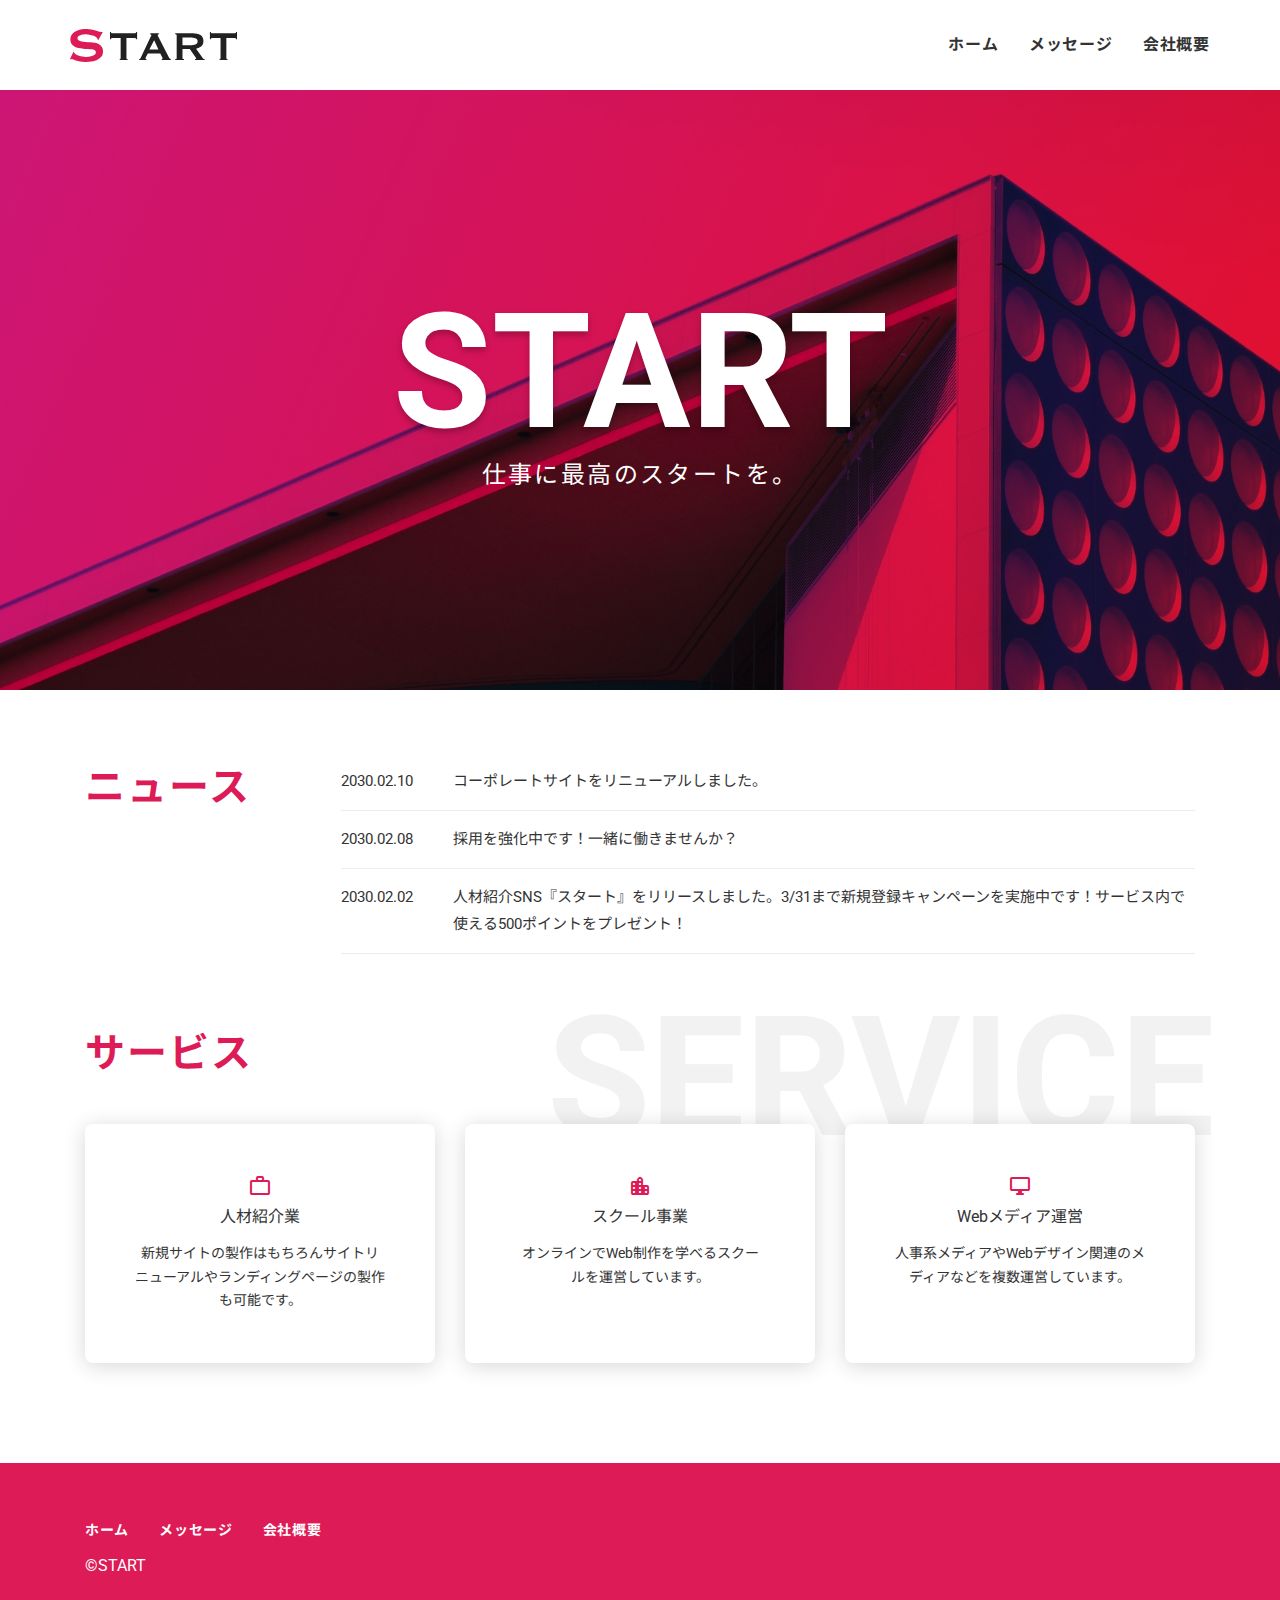
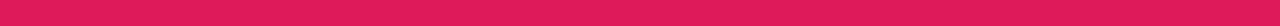
<file: index.html>
<!DOCTYPE html>
<html lang="ja">
    <head>
        <meta charset="UTF-8">
        <title>START</title>
        <meta name="discripption" content="株式会社STARTは、幸せにつながるお仕事を紹介する人材紹介会社です。人材紹介サービス『スタート』や人材紹介SNS『ゴール』を運営し、またWebデザインを学べるスクール『Webの学校』を開講しています。">
        <meta name="viewport" content="width=device-width, initial-scale=1">
        <link rel="preconnect" href="https://fonts.googleapis.com">
        <link rel="preconnect" href="https://fonts.gstatic.com" crossorigin>
        <link href="https://fonts.googleapis.com/css2?family=Noto+Sans+JP:wght@500;700&family=Roboto:wght@400;700&display=swap" rel="stylesheet">
        <link rel="icon" type="img/png" href="icon-192x192.png">
        <link rel="apple-touch-icon" type="img/png" href="apple-touch-icon-180x180.png">
        <link rel="icon" href="fovicon.ico">
        <link href="css/destyle.css" rel="stylesheet">
        <link href="style.css" rel="stylesheet">
        <link rel="stylesheet" href="https://fonts.googleapis.com/css2?family=Material+Symbols+Rounded:opsz,wght,FILL,GRAD@20..48,100..700,0..1,-50..200" />
        <link rel="stylesheet" href="https://fonts.googleapis.com/css2?family=Material+Symbols+Rounded:opsz,wght,FILL,GRAD@20..48,100..700,0..1,-50..200" />
        <link rel="stylesheet" href="https://fonts.googleapis.com/css2?family=Material+Symbols+Rounded:opsz,wght,FILL,GRAD@20..48,100..700,0..1,-50..200" />
    </head>
    <body>
        <div class="wrapper">
            <header class="header">
                <div class="header__logo">
                    <img src="img/logo.svg" alt="START">
                </div>
                <div class="header__nav">
                    <nav class="gnav">
                        <ul class="gnav__list">
                            <li class="gnav__item">
                                <a class="gnav__link gnav__link--active" href="#">ホーム</a>
                            </li>
                            <li class="gnav__item">
                                <a class="gnav__link gnav__link--active" href="#">メッセージ</a>
                            </li>
                            <li class="gnav__item">
                                <a class="gnav__link gnav__link--active" href="#">会社概要</a>
                            </li>
                        </ul>
                    </nav>
                    <button type="button" id="js-btn-menu" class="btn-menu">
                        <span class="btn-menu__line"></span>
                    </button>
                </div>
            </header>
            <div class="mv">
                <div class="mv__textArea">
                    <h2 class="mv__title">START</h2>
                    <div class="mv__subtitle">仕事に最高のスタートを。</div>
                </div>
            </div>
            <main class="content">
               <section class="news">
                　<div class="container">
                    <div class="news__inner">
                        <div class="news__heading">
                            <h2 class="heading-primary">ニュース</h2> 
                        </div>
                        <div class="news__body">
                            <div class="news-list">
                                <ul class="news-list__list">
                                    <li class="news-list__item">
                                        <a href="#" class="news-list__link">
                                            <div class="news-list__date">
                                                <time datetime="2020-02-10" class="news__date">
                                                2030.02.10
                                                </time>
                                            </div>
                                            <div class="news-list__title">
                                            コーポレートサイトをリニューアルしました。
                                            </div>
                                        </a>
                                    </li>
                                    <li class="news-list__item">
                                        <a href="#" class="news-list__link">
                                            <div class="news-list__date">
                                               <time datetime="2020-02-08" class="news__date">
                                               2030.02.08
                                               </time>
                                            </div>
                                            <div class="news-list__title">
                                            採用を強化中です！一緒に働きませんか？
                                            </div>
                                        </a>
                                    </li>
                                    <li class="news-list__item">
                                        <a class="news-list__link">
                                            <div class="news-list__date">
                                               <time datetime="2020-02-02" class="news__date">
                                               2030.02.02
                                               </time>
                                            </div>
                                            <div class="news-list__title">
                                             人材紹介SNS『スタート』をリリースしました。3/31まで新規登録キャンペーンを実施中です！サービス内で使える500ポイントをプレゼント！
                                            </div>
                                        </a>
                                    </li>
                                </ul>
                            </div>
                        </div>
                    </div>
                  </div>
                </section>
                <section class="service">
                    <div class="container">
                        <div class="service__heading">
                            <h2 class="heading-primary">サービス</h2>
                        </div>
                        <div class="service__body">
                            <div class="service-list">
                                <div class="service-list__item">
                                    <figure class="service-list__img-wrapper">
                                        <span class="service-list__img material-symbols-rounded">work</span>
                                    </figure>
                                    <div class="service-list__body">
                                        <div class="service-list__title">人材紹介業</div>
                                        <p class="service-list__text">新規サイトの製作はもちろんサイトリニューアルやランディングページの製作も可能です。</p>
                                    </div>
                                </div>
                                <div class="service-list__item">
                                    <figure class="service-list__img-wrapper">
                                        <span class="service-list__img material-symbols-rounded">location_city</span>
                                    </figure>
                                    <div class="service-list__body">
                                        <div class="service-list__title">スクール事業</div>
                                        <p class="service-list__text">オンラインでWeb制作を学べるスクールを運営しています。</p>
                                    </div>
                                </div>
                                <div class="service-list__item">
                                    <figure class="service-list__img-wrapper">
                                        <span class="service-list__img material-symbols-rounded" class="service-list__img">desktop_windows</span>
                                    </figure>
                                    <div class="service-list__body">
                                        <div class="service-list__title">Webメディア運営</div>
                                        <p class="service-list__text">人事系メディアやWebデザイン関連のメディアなどを複数運営しています。</p>
                                    </div>
                                </div>
                            </div>
                        </div>
                    </div>
                </section>
            </main>
            <footer class="footer">
                <div class="container">
                    <nav class="footer-nav">
                        <ul class="footer-nav__list">
                            <li class="footer-nav__item">
                                <a href="#" class="footer-nav__link">ホーム</a>
                            </li>
                            <li class="footer-nav__item">
                                <a href="#" class="footer-nav__link">メッセージ</a>
                            </li>
                            <li class="footer-nav__item">
                                <a href="#" class="footer-nav__link">会社概要</a>
                            </li>
                        </ul>
                    </nav>
                    <div class="footer__copyright">©START</div>
                </div>
            </footer>
        </div>    
    <script src="https://code.jquery.com/jquery-3.6.2.min.js" integrity="sha256-2krYZKh//PcchRtd+H+VyyQoZ/e3EcrkxhM8ycwASPA=" crossorigin="anonymous"></script>
    <script src="js/script.js"></script>
    </body>
</html>
</file>
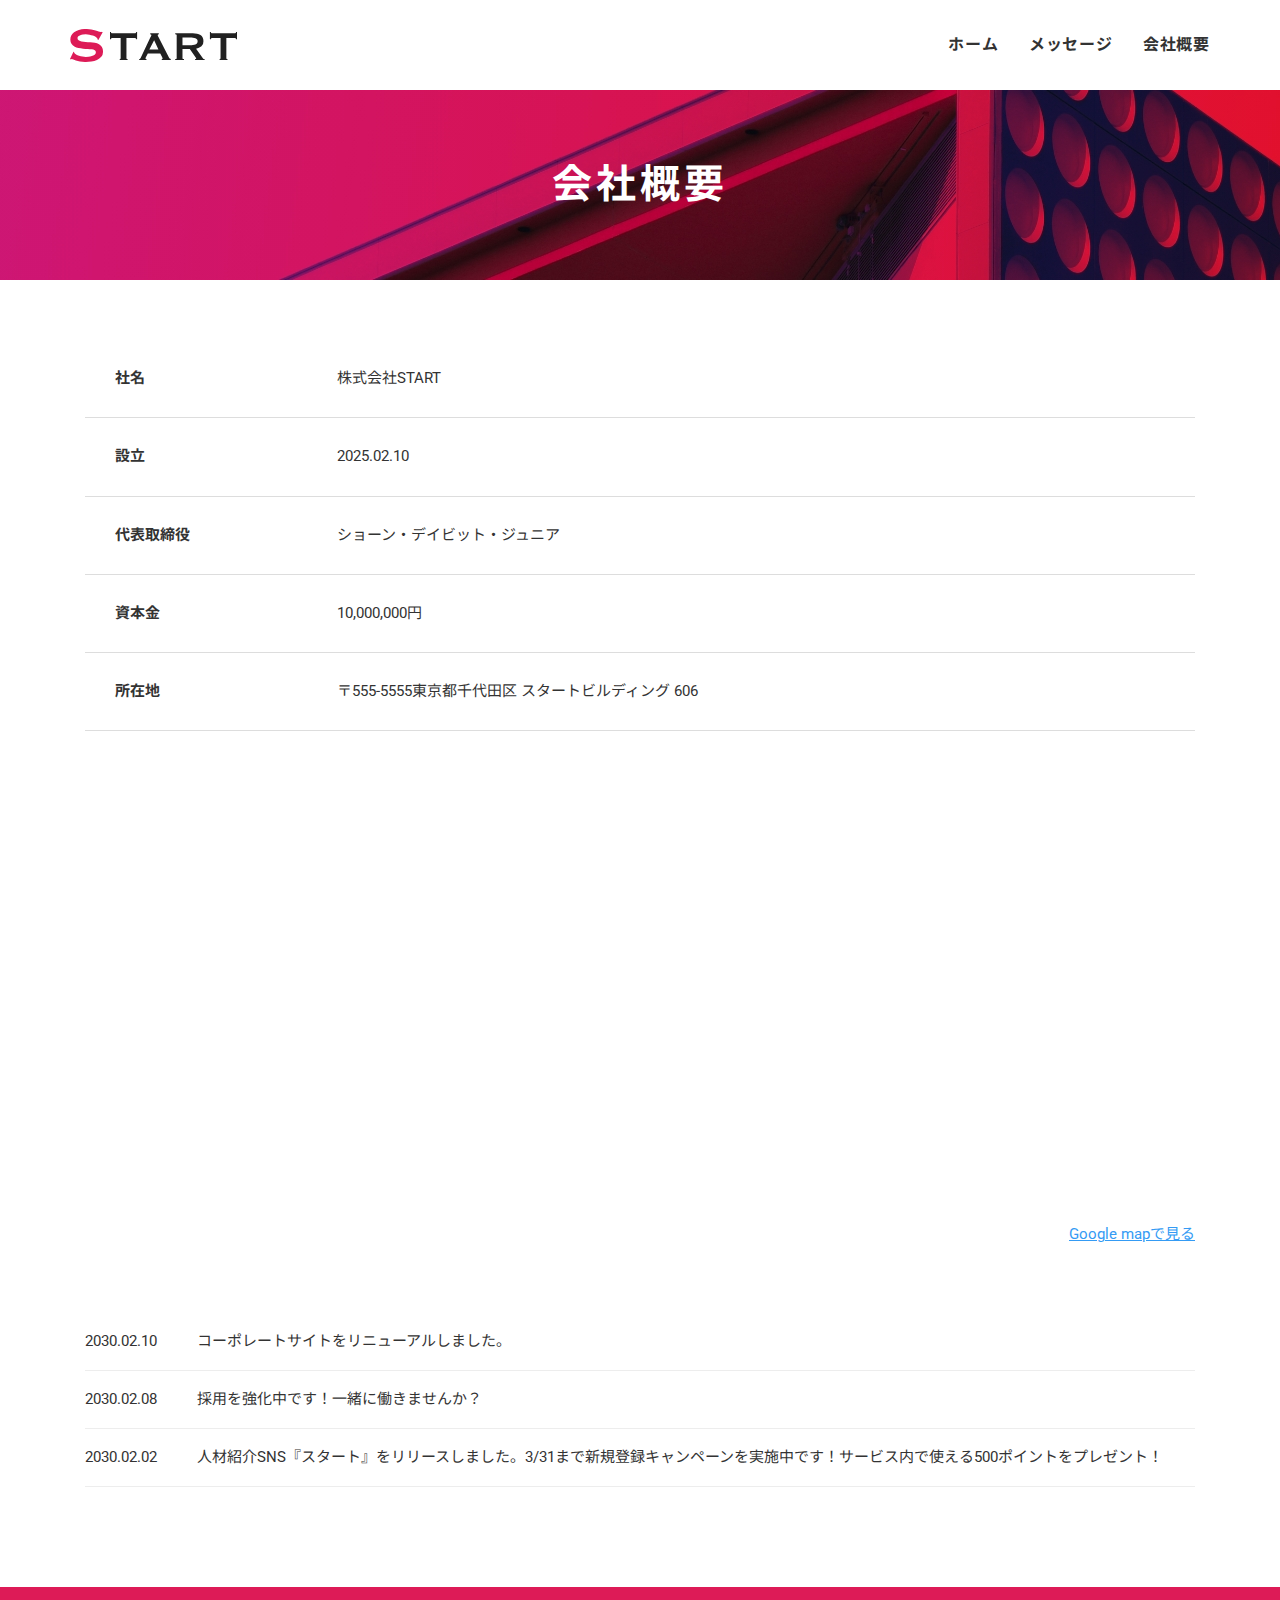
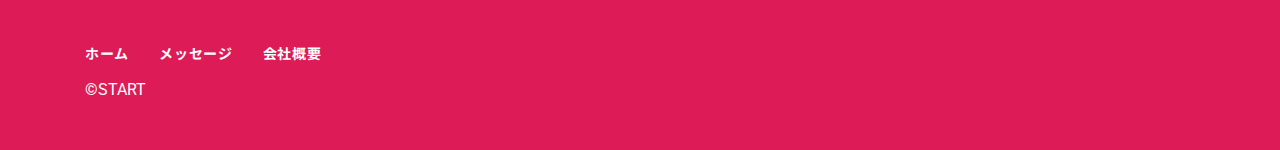
<file: company.html>
<!DOCTYPE html>
<html lang="ja">
    <head>
        <title>START</title>
        <meta charset="UTF-8">
        <meta name="discripption" content="株式会社STARTは、幸せにつながるお仕事を紹介する人材紹介会社です。人材紹介サービス『スタート』や人材紹介SNS『ゴール』を運営し、またWebデザインを学べるスクール『Webの学校』を開講しています。">
        <meta name="viewport" content="width=device-width, initial-scale=1">
        <link rel="preconnect" href="https://fonts.googleapis.com">
        <link rel="preconnect" href="https://fonts.gstatic.com" crossorigin>
        <link href="https://fonts.googleapis.com/css2?family=Noto+Sans+JP:wght@500;700&family=Roboto:wght@400;700&display=swap" rel="stylesheet">
        <link rel="icon" type="img/png" href="icon-192x192.png">
        <link rel="apple-touch-icon" type="img/png" href="apple-touch-icon-180x180.png">
        <link rel="icon" href="fovicon.ico">
        <link href="css/destyle.css" rel="stylesheet">
        <link href="style.css" rel="stylesheet">
    </head>
    <body>
        <div class="wrapper">
            <header class="header">
                <div class="header__logo">
                    <a href="#">
                       <img src="img/logo.svg" alt="START">
                    </a>
                </div>
                <div class="header__nav">
                    <nav class="gnav">
                        <ul class="gnav__list">
                            <li class="gnav__item">
                                <a href="#" class="gnav__link gnav__link--active">ホーム</a>
                            </li>
                            <li class="gnav__item">
                                <a href="#" class="gnav__link gnav__link--active">メッセージ</a>
                            </li>
                            <li class="gnav__item">
                                <a href="#" class="gnav__link gnav__link--active">会社概要</a>
                            </li>
                        </ul>
                    </nav>
                </div>
                <button type="button" id="js-btn-menu" class="btn-menu">
                    <span class="btn-menu__line"></span>
                </button>
            </header>
            <div class="page-header">
                <div class="page-header__textArea">
                    <h2 class="page-header__text">会社概要</h2>
                </div>
            </div>
            <main class="content">
                <div class="company-info">
                    <div class="container">
                        <div class="company-info__table">
                            <table class="table-type01">
                                <tbody>
                                    <tr>
                                        <th>社名</th>
                                        <td>株式会社START</td>
                                    </tr>
                                    <tr>
                                        <th>設立</th>
                                        <td>2025.02.10</td>
                                    </tr>
                                    <tr>
                                        <th>代表取締役</th>
                                        <td>ショーン・デイビット・ジュニア</td>
                                    </tr>
                                    <tr>
                                        <th>資本金</th>
                                        <td>10,000,000円</td>
                                    </tr>
                                    <tr>
                                        <th>所在地</th>
                                        <td>〒555-5555東京都千代田区 スタートビルディング 606</td>
                                    </tr>
                                </tbody>
                            </table>
                        </div>
                        <div class="company-info__access">
                            <div class="company-info__map">
                                <iframe src="https://www.google.com/maps/embed?pb=!1m18!1m12!1m3!1d6481.655706796921!2d139.76274743170768!3d35.6812405375808!2m3!1f0!2f0!3f0!3m2!1i1024!2i768!4f13.1!3m3!1m2!1s0x60188bfbd89f700b%3A0x277c49ba34ed38!2z5p2x5Lqs6aeF!5e0!3m2!1sja!2sjp!4v1670502866353!5m2!1sja!2sjp" width="100%" height="400" style="border:0;" allowfullscreen="" loading="lazy" referrerpolicy="no-referrer-when-downgrade"></iframe>
                            </div>
                            <div class="company-info__map-accsess">
                                <a href="https://goo.gl/maps/XLLJzqn4XJ8sXxN47" target="_blank">Google mapで見る</a>
                            </div>
                        </div>
                    </div>
                </div>
                <div class="company-news">
                    <div class="container">
                        <div class="news-list">
                            <ul class="news-list__list">
                                <li class="news-list__item">
                                    <a href="#" class="news-list__link">
                                        <div class="news-list__date">
                                            <time datetime="2020-02-10" class="news__date">2030.02.10</time>
                                        </div>
                                        <div class="news-list__title">コーポレートサイトをリニューアルしました。</div>
                                    </a>
                                </li>
                                <li class="news-list__item">
                                    <a href="#" class="news-list__link">
                                        <div class="news-list__date">
                                            <time datetime="2020-02-08" class="news__date">2030.02.08</time>
                                        </div>
                                        <div class="news-list__title">採用を強化中です！一緒に働きませんか？</div>
                                    </a>
                                </li>
                                <li class="news-list__item">
                                    <a href="#" class="news-list__link">
                                        <div class="news-list__date">
                                            <time datetime="2020-02-02" class="news__date">2030.02.02</time>
                                        </div>
                                        <div class="news-list__title">人材紹介SNS『スタート』をリリースしました。3/31まで新規登録キャンペーンを実施中です！サービス内で使える500ポイントをプレゼント！</div>
                                    </a>
                                </li>
                            </ul>
                        </div>
                    </div>
                </div>
            </main>
            <footer class="footer">
                <div class="container">
                    <nav class="footer-nav">
                        <ul class="footer-nav__list">
                            <li class="footer-nav__item">
                                <a href="#" class="footer-nav__link">ホーム</a>
                            </li>
                            <li class="footer-nav__item">
                                <a hrref="#" class="footer-nav__link">メッセージ</a>
                            </li>
                            <li class="footer-nav__item">
                                <a href="#" class="footer-nav__link">会社概要</a>
                            </li>
                        </ul>
                    </nav>
                    <div class="footer__copyright">©START</div>
                </div>
            </footer>
        </div>
    <script src="https://code.jquery.com/jquery-3.6.2.min.js" integrity="sha256-2krYZKh//PcchRtd+H+VyyQoZ/e3EcrkxhM8ycwASPA=" crossorigin="anonymous"></script>
    <script src="js/script.js"></script>
    </body>
</html>
</file>
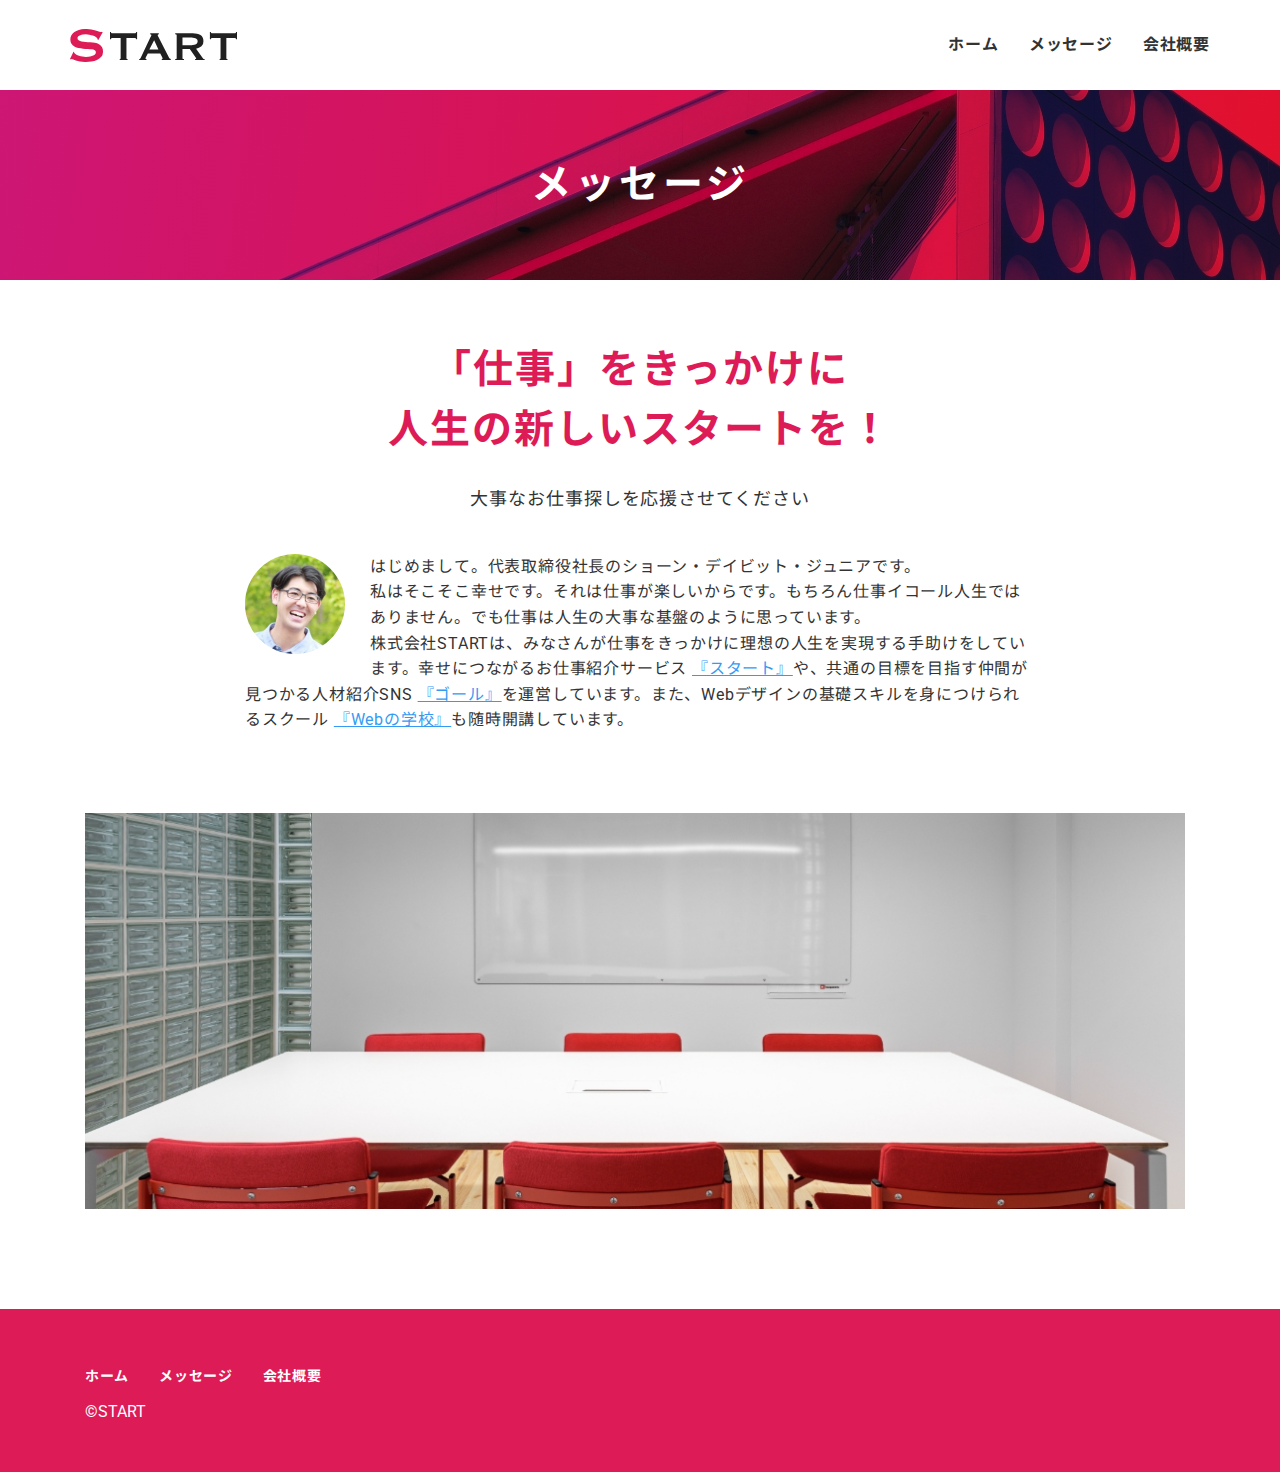
<file: message.html>
<!DOCTYPE html>
<html lang="ja">
    <head>
        <title>START</title>
        <meta charset="UTF-8">
        <meta name="discripption" content="株式会社STARTは、幸せにつながるお仕事を紹介する人材紹介会社です。人材紹介サービス『スタート』や人材紹介SNS『ゴール』を運営し、またWebデザインを学べるスクール『Webの学校』を開講しています。">
        <meta name="viewport" content="width=device-width, initial-scale=1">
        <link rel="preconnect" href="https://fonts.googleapis.com">
        <link rel="preconnect" href="https://fonts.gstatic.com" crossorigin>
        <link href="https://fonts.googleapis.com/css2?family=Noto+Sans+JP:wght@500;700&family=Roboto:wght@400;700&display=swap" rel="stylesheet">
        <link rel="icon" type="img/png" href="icon-192x192.png">
        <link rel="apple-touch-icon" type="img/png" href="apple-touch-icon-180x180.png">
        <link rel="icon" href="fovicon.ico">
        <link href="css/destyle.css" rel="stylesheet">
        <link href="style.css" rel="stylesheet">
    </head>
    <body>
        <div class="wrapper">
            <header class="header">
                <div class="header__logo">
                    <img src="img/logo.svg" alt="START">
                </div>
                <div class="header__nav">
                    <nav class="gnav">
                        <ul class="gnav__list">
                            <li class="gnav__item">
                                <a href="#" class="gnav__link gnav__link--active">ホーム</a>
                            </li>
                            <li class="gnav__item">
                                <a href="#" class="gnav__link gnav__link--active">メッセージ</a>
                            </li>
                            <li class="gnav__item">
                                <a href="#" class="gnav__link gnav__link--active">会社概要</a>
                            </li>
                        </ul>
                    </nav>
                    <button type="button" id="js-btn-menu" class="btn-menu">
                        <span class="btn-menu__line"></span>
                    </button>
                </div>
            </header>
            <div class="page-header">
                <div class="page-header__textArea">
                    <h2 class="page-header__title">メッセージ</h2>
                </div>
            </div>
            <main class="content">
                <section class="message">
                    <div class="container">
                        <h3 class="message__title">
                        「仕事」をきっかけに<br>
                         人生の新しいスタートを！
                        </h3>
                        <div class="message__subtitle">大事なお仕事探しを応援させてください</div>
                        <div class="ceo-message">
                            <div class="ceo-message__img-wrapper">
                                <img class="ceo-message__img" src="img/ceo.jpg" alt="ショーン・デイビット・ジュニア" width="100" height="100">
                            </div>
                            <div class="ceo-message__text">
                                <p>
                                    はじめまして。代表取締役社長のショーン・デイビット・ジュニアです。<br>
                                    私はそこそこ幸せです。それは仕事が楽しいからです。もちろん仕事イコール人生ではありません。でも仕事は人生の大事な基盤のように思っています。<br>
                                    株式会社STARTは、みなさんが仕事をきっかけに理想の人生を実現する手助けをしています。幸せにつながるお仕事紹介サービス
                                    <a href="#">『スタート』</a>や、共通の目標を目指す仲間が見つかる人材紹介SNS
                                    <a href="#">『ゴール』</a>を運営しています。また、Webデザインの基礎スキルを身につけられるスクール
                                    <a href="#">『Webの学校』</a>も随時開講しています。
                                </p>
                            </div>
                        </div>
                    </<div>
                </section>
                <div class="office">
                    <div class="container">
                        <img src="img/office.jpg" class="office-img" alt="会議室" width="1100" height="400">
                    </div>
                </div>
            </main>
            <footer class="footer">
                <div class="container">
                    <nav class="footer-nav">
                        <ul class="footer-nav__list">
                            <li class="footer-nav__item">
                                <a href="#" class="footer-nav__link">ホーム</a>
                            </li>
                            <li class="footer-nav__item">
                                <a href="#" class="footer-nav__link">メッセージ</a>
                            </li>
                            <li class="footer-nav__item">
                                <a href="#" class="footer-nav__link">会社概要</a>
                            </li>
                        </ul>
                    </nav>
                    <div class="footer__copyright">©START</div>
                </div>
            </footer>
        </div>
    <script src="https://code.jquery.com/jquery-3.6.2.min.js" integrity="sha256-2krYZKh//PcchRtd+H+VyyQoZ/e3EcrkxhM8ycwASPA=" crossorigin="anonymous"></script>
    <script src="js/script.js"></script>
    </body>
</html>
</file>
<file: style.css>
@charset "utf-8";

:root{
    --link-color: #349BF4;
    --main-color: #DD1B57;
    --text-color: #333;
}

body{
    font-family: "Roboto", "Noto Sans JP", Arial, "Hiragino Kaku Gothic ProN",
    "Hiragino Sans", Meiryo, sans-serif;
    font-size: 16px;
    color: var(--text-color);
}

a{
    color: var(--link-color);
    text-decoration: underline;
}

img{
    max-width: 100%;
    height: auto;
    vertical-align: bottom;
}

.wrapper{
    overflow-x: hidden;
}

.container{
    max-width: 1170px;
    margin: 0 auto;
    padding: 0 30px;
}

.content {
    display: grid;
    padding: 60px 0 100px;
    row-gap: 80px;
}

.heading-primary{
    font-size: 40px;
    font-weight: bold;
    line-height: 1;
    letter-spacing: 0.05em;
    color: var(--main-color);
}

.table-type01{
    width: 100%;
    font-size: 15px;
    border-collapse: collapse;
    border-spacing: 0;
}

.table-type01 tr{
    border-bottom: solid 1px #DDDDDD;
}

.table-type01 th,
.table-type01 td{
    text-align: left;
    padding: 30px;
}

.table-type01 th {
    width: 20%;
}

.table-type01 p:not(:last-child){
    margin-bottom: 10px;
}

.table-type01 ul {
    margin-left: 20px;
}

.header{
    display: flex;
    align-items: center;
    justify-content: space-between;
    height: 90px;
    padding: 30px 70px;
}

.header__logo{
    line-height: 1;
}

.gnav__list{
    display: flex;
    position:relative;
    align-items: center;
    justify-content: center;
    column-gap: 30px;
}

.gnav__item{
    font-size: 16px;
    font-weight: bold;
    line-height: 1;
    letter-spacing: 0.05em;
}

.gnav__link{
    color: var(--text-color);
    text-decoration: none;
}

.gnav__link:hover{
    color: var(--main-color);
}


.btn-menu{
    display: none;
}

.mv {
    display: flex;
    align-items: center;
    justify-content: center;
    height: 600px;
    background-image: url(img/pc_mv.jpg);
    background-repeat: no repeat;
    background-position: center center;
    background-size: cover;
}

.mv__textArea{
    color: #fff;
    text-align: center;
}

.mv__title {
    font-size: 160px;
    font-weight: bold;
    line-height: 1;
    text-shadow: 0 4px 6px rgb(0 0 0 / 25%);
    margin-bottom: 10px;
}

.mv__subtitle{
    font-size: 24px;
    line-height: 1;
    letter-spacing: 0.1em;
}

.news__inner{
    display: flex;
    column-gap: 90px;
}

.news__body{
    flex: 1;
}

.news-list__link{
    display: flex;
    color: var(--text-color);
    text-decoration: none;
}

.news-list__link:hover{
    color: var(--main-color);
}

.news-list__item{
    font-size: 15px;
    line-height: 1.8;
    margin-bottom: 15px;
    padding-bottom: 15px;
    border-bottom: solid 1px #EDEDED;
}

.news-list__item:last-child{
    margin-bottom: 0;
}

.news-list__date{
    margin-right: 40px;
}

.service__heading{
    position: relative;
    margin-bottom: 50px;
}

.service__heading::before{
    display: block;
    content:"SERVICE";
    position: absolute;
    font-size: 168px;
    font-weight: bold;
    color:#F2F2F2;
    top:-40px;
    right: -20px;
    z-index: -1;
    line-height: 1;
}

.service-list{
    display: grid;
    column-gap: 30px;
    grid-template-columns: repeat(3, 1fr);
}

.service-list__item{
    padding: 50px;
    border-radius: 8px;
    background-color: #fff;
    box-shadow: 0 3px 21px rgba(0, 0, 0, 0.16);
}

.service-list__img-wrapper{
    text-align: center;
    margin-bottom: 10px;
}

.service-list__img{
    font-size: 48px;
    color: var(--main-color);
    vertical-align: bottom;
}


.service-list__body{
    text-align: center;
}
.servce-list__title{
    font-size: 18px;
    font-weight: bold;
}

.service-list__text{
    font-size:14px;
    line-height: 1.7;
    margin-top: 15px;
}

.footer{
   color:#fff;
   background-color: var(--main-color);
   padding: 60px 20px 50px;
}

.footer-nav{
   margin-bottom: 20px;
}

.footer-nav__list{
    display: flex;
    column-gap: 30px;
}

.footer-nav__item{
    font-size: 14px;
    font-weight: bold;
    line-height: 1;
    letter-spacing: 0.05em;
}


.footer-nav__link{
    color:var(--text-color);
    color:#fff;
    text-decoration: none;
}

.footer-copyright{
    font-size: 12px;
    letter-spacing: 0.03em;
}

.page-header{
    display: flex;
    align-items: center;
    justify-content: center;
    background: url(img/pc_header.jpg);
    height: 190px;
    background-repeat: no repeat;
    background-position: center center;
    background-size: cover;
}

.page-header__title{
    font-size: 40px;
    font-weight: bold;
    color: #FFFFFF;
    line-height: 1.2;
    letter-spacing: 0.1em;
}


.message{
    width: 850px;
    margin: 0 auto;
}

.message__title{
    font-size: 40px;
    font-weight: bold;
    line-height: 1.5;
    letter-spacing: 0.05em;
    color: var(--main-color);
    margin-bottom: 25px;
    text-align: center;
}

.message__subtitle{
    font-size: 18px;
    line-height: 1.6;
    letter-spacing: 0.05em;
    margin-bottom: 40px;
    text-align: center;
}

.ceo-message__img-wrapper{
    width: 100px;
    margin: 0 25px 15px 0;
    float: left;
}

.ceo-message__img{
    border-radius: 50%;
}

.ceo-message__text{
    line-height: 1.6;
    letter-spacing: 0.05em;
}

.ceo-message__text a{
    color: var(--link-color);
}


.page-header__text{
    font-size: 40px;
    font-weight: bold;
    color: #FFFFFF;
    line-height: 1.2;
    letter-spacing: 0.1em;
}

.company-info__table{
    margin-bottom: 50px;
}

.company-info__map{
    height: 440px;
}

.company-info__map-accsess{
    text-align: right;
    font-size: 15px;
    line-height: 1.8;
}

@media screen and (max-width: 767px){

    body{
        font-size: 15px;
    }

    .container{
        padding: 0 20px;
    }

    .content{
        padding: 40px 0 60px;
        row-gap: 50px;
    }

    .heading-primary{
        font-size: 32px;
    }

    .table-type01{
        font-size: 14px;
        line-height: 1.5;
    }
        
    .table-type01 th,
    .table-type01 td{
        padding: 20px 0;
    }
    
    .table-type01 th {
        width: 100px;
    }

    .header{
        position: relative;
        height: 60px;
        padding: 20px;
    }
    
    .header-logo{
        width: 107px;
    }

    .gnav{
        display: none;
        position: fixed;
        top: 0;
        right: 0;
        z-index: 10;
        width: 180px;
        height: 100%;
        background-color: var(--main-color);
        box-shadow: -10px 0 35px -20px rgb(0 0 0 / 25%);
    }

    .gnav__list{
        display: flex;
        flex-direction: column;
        align-items: flex-start;
        width: 180px;
        padding: 90px 20px 20px 50px;
        row-gap: 25px;
    }

    .gnav__link{
        color: #fff;
    }

    .gnav__link:hover{
        color: #fff;
    }

    .gnav__link--active{
        opacity: 0.6;
    }

    .btn-menu{
        display: flex;
        position: absolute;
        top: 0;
        right: 0;
        z-index: 100;
        align-items: center;
        justify-content: center;
        width: 60px;
        height: 60px;
        text-align: center;
        padding: 21px 16px;
        border: none;
        outline: none;
        background: none;
        background-color: var(--main-color);
        cursor: pointer;
        appearance: none;
    }

    .btn-menu__line{
        display: block;
        position: relative;
        left: 0;
        width: 100%;
        height: 2px;
        transition: all 0.4s;
        border-radius: 4px;
        color: #FFF;
    }

    .btn-menu__line::before,
    .btn-menu__line::after{
        display: block;
        content:"";
        position: absolute;
        width: 100%;
        height: 100%;
        transition: inherit;
        border-radius: 4px;
        background-color: #FFF;
    }

    .btn-menu__line::before{
        transform: translateY(-8px);
    }

    .btn-menu__line::after{
        transform: translateY(8px);
    }

    .btn-menu.avtive .btn-menu__line{
        background-color: transparent;
    }

    .btn-menu.active .btn-menu__line::before,
    .btn-menu.active .btn-menu__line::after{
        top: 0;
        background-color: #FFF;
    }

    .btn-menu.active .btn-menu__line::before {
        transform: rotate(45deg);
    }
    
    .btn-menu.active .btn-menu__line::after {
        transform: rotate(-45deg);
    }

    .mv {
        height: 460px;
        background: url(img/sp_mv.jpg);
    }

    .mv__title{
        font-size: 80px;
    }

    .mv__subtitle{
        font-size: 20px;
    }

    .news__heading{
        margin-bottom: 20px;
    }

    .news__inner{
        display: block;
    }

    .news-list__link{
        flex-direction: column;
    }

    .news-list__item{
        font-size: 15px;
        line-height: 1.8;
    }

    .news-list__item:last-child{
        margin-bottom: 0;
    }

    .news-list__title{
        line-height: 1.6;
    }

    .news-list__date{
        margin-right: 0;
    }

    .service__heading{
        margin-bottom: 20px;
    }

    .service__heading::before{
        top: -2px;
        right: -30px;
        font-size: 70px;
    }

    .service-list{
        row-gap: 20px;
        grid-template-columns: 1fr;
    }

    .servce-list__item{
        padding: 40px 30px;
    }

    .service-list__img-wrapper{
        margin-bottom: 5px;
    }

    .service-list__img {
        font-size: 60px;
    }

    .service-list__title{
        font-size: 16px;
    }

    .service-list__text{
        margin-top: 10px;
    }

    .footer{
        padding: 40px 0 30px;
    }

    .footer-nav__list{
        column-gap: 25px;
    }

    .footer-nav__item{
        font-size: 12px;
    }

    .footer__copyright{
        font-size: 10px;
    }

    .page-header{
        background-image: url(img/sp_header.jpg);
        height: 160px;
    }

    .page-header__title{
        font-size: 28px;
    }

    .message__title {
        font-size: 24px;
        margin-bottom: 15px;
    }
    
    .message__subtitle {
        font-size: 15px;
        margin-bottom: 30px;
    }
    
    .ceo-message__img-wrapper {
        margin: 0 15px 10px 0;
    }
    
    .office-img {
        height: 260px;
        object-fit: cover;
    }

    .company-info__accsess iframe{
        height: 300px;
    }

    .company-info__map-accsess{
        font-size: 12px;
        margin-top: 15px;
    }

}
</file>
<file: css/destyle.css>
/*! destyle.css v3.0.0 | MIT License | https://github.com/nicolas-cusan/destyle.css */

/* Reset box-model and set borders */
/* ============================================ */

*,
::before,
::after {
  box-sizing: border-box;
  border-width: 0;
  border-style: solid;
}

/* Document */
/* ============================================ */

/**
 * 1. Correct the line height in all browsers.
 * 2. Prevent adjustments of font size after orientation changes in iOS.
 * 3. Remove gray overlay on links for iOS.
 */

html {
  line-height: 1.15; /* 1 */

  -webkit-tap-highlight-color: transparent; /* 3*/
  -webkit-text-size-adjust: 100%; /* 2 */
}

/* Sections */
/* ============================================ */

/**
 * Remove the margin in all browsers.
 */

body {
  margin: 0;
}

/**
 * Render the `main` element consistently in IE.
 */

main {
  display: block;
}

/* Vertical rhythm */
/* ============================================ */

p,
table,
blockquote,
address,
pre,
iframe,
form,
figure,
dl {
  margin: 0;
}

/* Headings */
/* ============================================ */

h1,
h2,
h3,
h4,
h5,
h6 {
  font-size: inherit;
  font-weight: inherit;
  margin: 0;
}

/* Lists (enumeration) */
/* ============================================ */

ul,
ol {
  margin: 0;
  padding: 0;
  list-style: none;
}

/* Lists (definition) */
/* ============================================ */

dt {
  font-weight: bold;
}

dd {
  margin-left: 0;
}

/* Grouping content */
/* ============================================ */

/**
 * 1. Add the correct box sizing in Firefox.
 * 2. Show the overflow in Edge and IE.
 */

hr {
  clear: both;
  overflow: visible; /* 2 */
  box-sizing: content-box; /* 1 */
  height: 0; /* 1 */
  margin: 0;
  color: inherit;
  border-top-width: 1px;
}

/**
 * 1. Correct the inheritance and scaling of font size in all browsers.
 * 2. Correct the odd `em` font sizing in all browsers.
 */

pre {
  font-family: monospace, monospace; /* 1 */
  font-size: inherit; /* 2 */
}

address {
  font-style: inherit;
}

/* Text-level semantics */
/* ============================================ */

/**
 * Remove the gray background on active links in IE 10.
 */

a {
  text-decoration: none;
  color: inherit;
  background-color: transparent;
}

/**
 * 1. Remove the bottom border in Chrome 57-
 * 2. Add the correct text decoration in Chrome, Edge, IE, Opera, and Safari.
 */

abbr[title] {
  text-decoration: underline dotted; /* 2 */
}

/**
 * Add the correct font weight in Chrome, Edge, and Safari.
 */

b,
strong {
  font-weight: bolder;
}

/**
 * 1. Correct the inheritance and scaling of font size in all browsers.
 * 2. Correct the odd `em` font sizing in all browsers.
 */

code,
kbd,
samp {
  font-family: monospace, monospace; /* 1 */
  font-size: inherit; /* 2 */
}

/**
 * Add the correct font size in all browsers.
 */

small {
  font-size: 80%;
}

/**
 * Prevent `sub` and `sup` elements from affecting the line height in
 * all browsers.
 */

sub,
sup {
  position: relative;
  font-size: 75%;
  line-height: 0;
  vertical-align: baseline;
}

sub {
  bottom: -.25em;
}

sup {
  top: -.5em;
}

/* Replaced content */
/* ============================================ */

/**
 * Prevent vertical alignment issues.
 */

svg,
img,
embed,
object,
iframe {
  vertical-align: bottom;
}

/* Forms */
/* ============================================ */

/**
 * Reset form fields to make them styleable.
 * 1. Make form elements stylable across systems iOS especially.
 * 2. Inherit text-transform from parent.
 */

button,
input,
optgroup,
select,
textarea {
  font: inherit;
  margin: 0;
  padding: 0;
  text-align: inherit;
  vertical-align: middle;
  text-transform: inherit; /* 2 */
  color: inherit;
  border-radius: 0;
  background: transparent;

  -webkit-appearance: none; /* 1 */
  appearance: none;
}

/**
 * Reset radio and checkbox appearance to preserve their look in iOS.
 */

[type="checkbox"] {
  -webkit-appearance: checkbox;
  appearance: checkbox;
}

[type="radio"] {
  -webkit-appearance: radio;
  appearance: radio;
}

/**
 * Correct cursors for clickable elements.
 */

button,
[type="button"],
[type="reset"],
[type="submit"] {
  cursor: pointer;
}

button:disabled,
[type="button"]:disabled,
[type="reset"]:disabled,
[type="submit"]:disabled {
  cursor: default;
}

/**
 * Improve outlines for Firefox and unify style with input elements & buttons.
 */

:-moz-focusring {
  outline: auto;
}

select:disabled {
  opacity: inherit;
}

/**
 * Remove padding
 */

option {
  padding: 0;
}

/**
 * Reset to invisible
 */

fieldset {
  min-width: 0;
  margin: 0;
  padding: 0;
}

legend {
  padding: 0;
}

/**
 * Add the correct vertical alignment in Chrome, Firefox, and Opera.
 */

progress {
  vertical-align: baseline;
}

/**
 * Remove the default vertical scrollbar in IE 10+.
 */

textarea {
  overflow: auto;
}

/**
 * Correct the cursor style of increment and decrement buttons in Chrome.
 */

[type="number"]::-webkit-inner-spin-button,
[type="number"]::-webkit-outer-spin-button {
  height: auto;
}

/**
 * 1. Correct the outline style in Safari.
 */

[type="search"] {
  outline-offset: -2px; /* 1 */
}

/**
 * Remove the inner padding in Chrome and Safari on macOS.
 */

[type="search"]::-webkit-search-decoration {
  -webkit-appearance: none;
}

/**
 * 1. Correct the inability to style clickable types in iOS and Safari.
 * 2. Fix font inheritance.
 */

::-webkit-file-upload-button {
  font: inherit; /* 2 */

  -webkit-appearance: button; /* 1 */
}

/**
 * Clickable labels
 */

label[for] {
  cursor: pointer;
}

/* Interactive */
/* ============================================ */

/*
 * Add the correct display in Edge, IE 10+, and Firefox.
 */

details {
  display: block;
}

/*
 * Add the correct display in all browsers.
 */

summary {
  display: list-item;
}

/*
 * Remove outline for editable content.
 */

[contenteditable]:focus {
  outline: auto;
}

/* Tables */
/* ============================================ */

/**
1. Correct table border color inheritance in all Chrome and Safari.
*/

table {
  border-color: inherit; /* 1 */
}

caption {
  text-align: left;
}

td,
th {
  padding: 0;
  vertical-align: top;
}

th {
  font-weight: bold;
  text-align: left;
}
</file>
